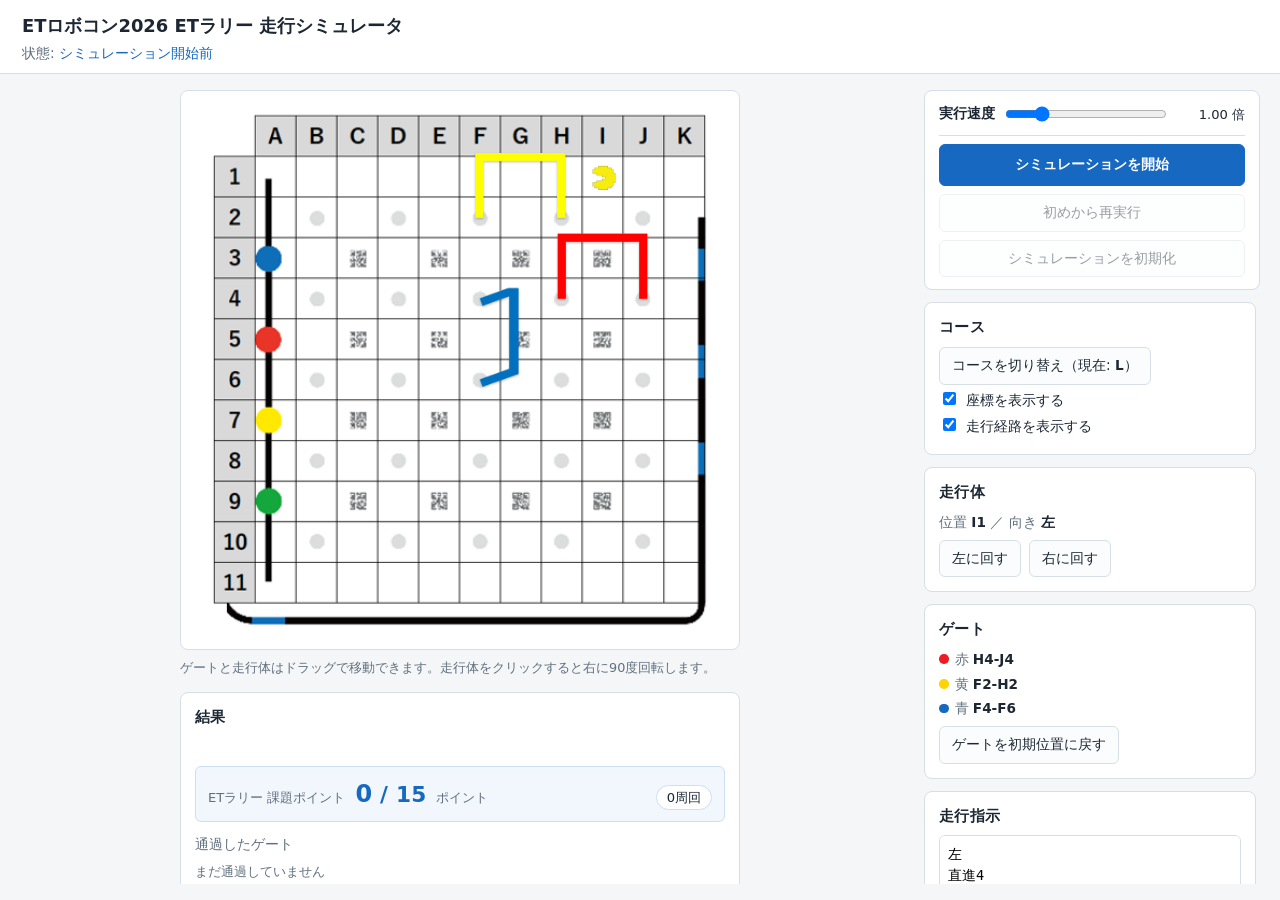
<file: index.html>
<!DOCTYPE html>
<html lang="ja">
<head>
<meta charset="UTF-8">
<meta name="viewport" content="width=device-width, initial-scale=1">
<title>ETロボコン2026 ETラリー 走行シミュレータ</title>
<link rel="stylesheet" href="style.css">
</head>
<body>

<header class="app-header">
  <h1>ETロボコン2026 ETラリー 走行シミュレータ</h1>
  <p class="phase">状態: <span id="phase-label">シミュレーション開始前</span></p>
</header>

<main class="layout">

  <!-- ================= コースと結果 ================= -->
  <section class="stage-area">
    <div id="stage">
      <img id="course-img" alt="コース">
      <div id="grid-box">
        <div id="layer-cookies" class="layer"></div>
        <div id="layer-packman" class="layer"></div>
        <div id="layer-gates" class="layer"></div>
        <div id="layer-cells" class="layer"></div>
      </div>
    </div>

    <p class="hint" id="stage-hint">
      ゲートと走行体はドラッグで移動できます。走行体をクリックすると右に90度回転します。
    </p>

    <section class="card results">
      <h2>結果</h2>
      <p id="message" class="message"></p>

      <div class="score-box">
        <span class="score-label">ETラリー 課題ポイント</span>
        <span class="score-value"><b id="score-now">0</b> / <span id="score-max">15</span></span>
        <span class="score-unit">ポイント</span>
        <span class="score-laps" id="score-laps">0周回</span>
      </div>

      <p class="readout">通過したゲート</p>
      <ol id="gate-log" class="gate-log"><li class="empty">まだ通過していません</li></ol>
    </section>
  </section>

  <!-- ================= 操作パネル ================= -->
  <aside class="panel">

    <!-- スクロールしても動かない実行速度と実行ボタン -->
    <div class="panel-actions">
      <div class="speed-row">
        <label for="speed">実行速度</label>
        <input type="range" id="speed" min="0.25" max="4" step="0.25" value="1">
        <output id="speed-label">1.00 倍</output>
      </div>
      <button type="button" id="btn-start" class="btn btn-primary">シミュレーションを開始</button>
      <div class="btn-row">
        <button type="button" id="btn-replay" class="btn" disabled>初めから再実行</button>
        <button type="button" id="btn-reset" class="btn" disabled>シミュレーションを初期化</button>
      </div>
    </div>

    <!-- ここから下だけがスクロールする設定欄 -->
    <div class="panel-scroll">

      <section class="card" data-phase-lock="pre">
        <h2>コース</h2>
        <div class="row">
          <button type="button" id="btn-course" class="btn">コースを切り替え（現在: <b id="course-label">L</b>）</button>
        </div>
        <label class="check"><input type="checkbox" id="chk-coord" checked> 座標を表示する</label>
        <label class="check"><input type="checkbox" id="chk-cookie" checked> 走行経路を表示する</label>
      </section>

      <section class="card" data-phase-lock="pre">
        <h2>走行体</h2>
        <p class="readout">位置 <b id="pac-pos">I1</b> ／ 向き <b id="pac-dir">左</b></p>
        <div class="row">
          <button type="button" id="btn-turn-left" class="btn">左に回す</button>
          <button type="button" id="btn-turn-right" class="btn">右に回す</button>
        </div>
      </section>

      <section class="card" data-phase-lock="pre">
        <h2>ゲート</h2>
        <p class="readout"><span class="chip chip-red"></span>赤 <b id="gate-red-pos">H4-J4</b></p>
        <p class="readout"><span class="chip chip-yellow"></span>黄 <b id="gate-yellow-pos">F2-H2</b></p>
        <p class="readout"><span class="chip chip-blue"></span>青 <b id="gate-blue-pos">F4-F6</b></p>
        <div class="row">
          <button type="button" id="btn-gate-init" class="btn">ゲートを初期位置に戻す</button>
        </div>
      </section>

      <section class="card" data-phase-lock="pre">
        <h2>走行指示</h2>
        <textarea id="instructions" rows="9" spellcheck="false"></textarea>
        <div class="row">
          <button type="button" id="btn-sample" class="btn">サンプルを読み込む</button>
          <button type="button" id="btn-clear" class="btn">クリア</button>
        </div>
      </section>

    </div>
  </aside>
</main>

<script src="script.js"></script>
</body>
</html>
</file>
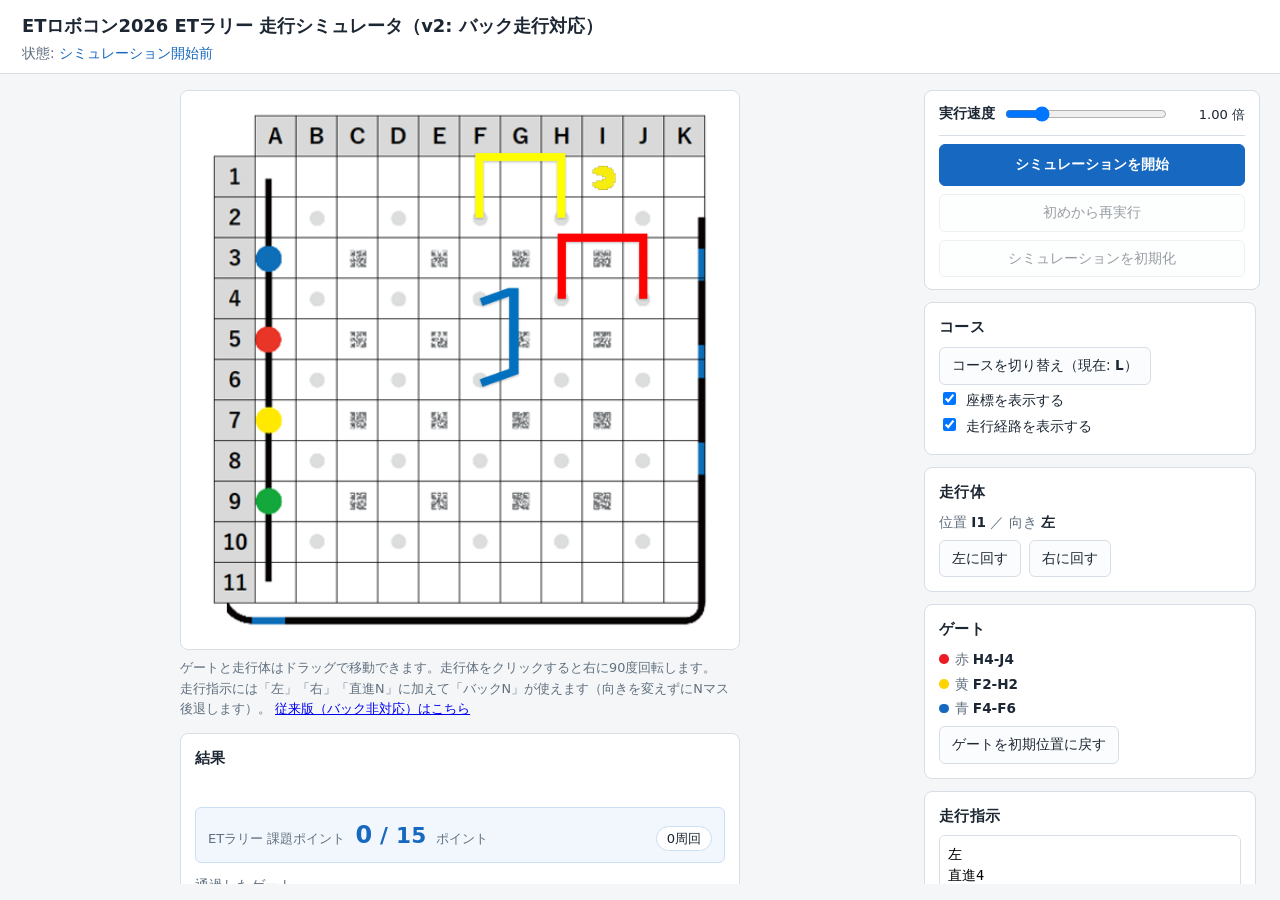
<file: v2/index.html>
<!DOCTYPE html>
<html lang="ja">
<head>
<meta charset="UTF-8">
<meta name="viewport" content="width=device-width, initial-scale=1">
<title>ETロボコン2026 ETラリー 走行シミュレータ（v2）</title>
<link rel="stylesheet" href="style.css">
</head>
<body>

<header class="app-header">
  <h1>ETロボコン2026 ETラリー 走行シミュレータ（v2: バック走行対応）</h1>
  <p class="phase">状態: <span id="phase-label">シミュレーション開始前</span></p>
</header>

<main class="layout">

  <!-- ================= コースと結果 ================= -->
  <section class="stage-area">
    <div id="stage">
      <img id="course-img" alt="コース">
      <div id="grid-box">
        <div id="layer-cookies" class="layer"></div>
        <div id="layer-packman" class="layer"></div>
        <div id="layer-gates" class="layer"></div>
        <div id="layer-cells" class="layer"></div>
      </div>
    </div>

    <p class="hint" id="stage-hint">
      ゲートと走行体はドラッグで移動できます。走行体をクリックすると右に90度回転します。<br>
      走行指示には「左」「右」「直進N」に加えて「バックN」が使えます（向きを変えずにNマス後退します）。
      <a href="../index.html">従来版（バック非対応）はこちら</a>
    </p>

    <section class="card results">
      <h2>結果</h2>
      <p id="message" class="message"></p>

      <div class="score-box">
        <span class="score-label">ETラリー 課題ポイント</span>
        <span class="score-value"><b id="score-now">0</b> / <span id="score-max">15</span></span>
        <span class="score-unit">ポイント</span>
        <span class="score-laps" id="score-laps">0周回</span>
      </div>

      <p class="readout">通過したゲート</p>
      <ol id="gate-log" class="gate-log"><li class="empty">まだ通過していません</li></ol>
    </section>
  </section>

  <!-- ================= 操作パネル ================= -->
  <aside class="panel">

    <!-- スクロールしても動かない実行速度と実行ボタン -->
    <div class="panel-actions">
      <div class="speed-row">
        <label for="speed">実行速度</label>
        <input type="range" id="speed" min="0.25" max="4" step="0.25" value="1">
        <output id="speed-label">1.00 倍</output>
      </div>
      <button type="button" id="btn-start" class="btn btn-primary">シミュレーションを開始</button>
      <div class="btn-row">
        <button type="button" id="btn-replay" class="btn" disabled>初めから再実行</button>
        <button type="button" id="btn-reset" class="btn" disabled>シミュレーションを初期化</button>
      </div>
    </div>

    <!-- ここから下だけがスクロールする設定欄 -->
    <div class="panel-scroll">

      <section class="card" data-phase-lock="pre">
        <h2>コース</h2>
        <div class="row">
          <button type="button" id="btn-course" class="btn">コースを切り替え（現在: <b id="course-label">L</b>）</button>
        </div>
        <label class="check"><input type="checkbox" id="chk-coord" checked> 座標を表示する</label>
        <label class="check"><input type="checkbox" id="chk-cookie" checked> 走行経路を表示する</label>
      </section>

      <section class="card" data-phase-lock="pre">
        <h2>走行体</h2>
        <p class="readout">位置 <b id="pac-pos">I1</b> ／ 向き <b id="pac-dir">左</b></p>
        <div class="row">
          <button type="button" id="btn-turn-left" class="btn">左に回す</button>
          <button type="button" id="btn-turn-right" class="btn">右に回す</button>
        </div>
      </section>

      <section class="card" data-phase-lock="pre">
        <h2>ゲート</h2>
        <p class="readout"><span class="chip chip-red"></span>赤 <b id="gate-red-pos">H4-J4</b></p>
        <p class="readout"><span class="chip chip-yellow"></span>黄 <b id="gate-yellow-pos">F2-H2</b></p>
        <p class="readout"><span class="chip chip-blue"></span>青 <b id="gate-blue-pos">F4-F6</b></p>
        <div class="row">
          <button type="button" id="btn-gate-init" class="btn">ゲートを初期位置に戻す</button>
        </div>
      </section>

      <section class="card" data-phase-lock="pre">
        <h2>走行指示</h2>
        <textarea id="instructions" rows="9" spellcheck="false"></textarea>
        <div class="row">
          <button type="button" id="btn-sample" class="btn">サンプルを読み込む</button>
          <button type="button" id="btn-clear" class="btn">クリア</button>
        </div>
      </section>

    </div>
  </aside>
</main>

<script src="script.js"></script>
</body>
</html>
</file>
<file: style.css>
/* ETラリー 走行シミュレータ - スタイル */

:root {
  --bg: #f4f6f8;
  --card: #ffffff;
  --ink: #1c2733;
  --muted: #61707f;
  --line: #d8dee5;
  --accent: #1668c1;
  --ok: #17794a;
  --warn: #a8480a;
  --err: #b3261e;
}

* { box-sizing: border-box; }

/* 画面全体を縦に分割し、スクロールするのは右の設定欄（と必要ならコース欄）だけにする。
   ヘッダー・コース・実行ボタンは設定欄をスクロールしても動かない。 */
html, body { height: 100%; }

body {
  margin: 0;
  display: flex;
  flex-direction: column;
  overflow: hidden;
  font-family: "Segoe UI", "Yu Gothic UI", "Hiragino Sans", Meiryo, system-ui, sans-serif;
  background: var(--bg);
  color: var(--ink);
  line-height: 1.6;
}

.app-header {
  flex: none;
  padding: 12px 22px 9px;
  background: var(--card);
  border-bottom: 1px solid var(--line);
}
.app-header h1 { margin: 0; font-size: 1.12rem; }
.app-header .phase { margin: 2px 0 0; font-size: .85rem; color: var(--muted); }
#phase-label { color: var(--accent); }

.layout {
  flex: 1 1 auto;
  min-height: 0;
  display: flex;
  gap: 20px;
  padding: 16px 20px;
  overflow: hidden;
}

/* ---------- コースと結果（左） ---------- */
.stage-area {
  /* コース・説明・結果を同じ幅に揃える。画面が低いときはコースを縮めて結果まで収める。 */
  --stage-w: clamp(300px, calc(100vh - 340px), 600px);
  flex: 1 1 560px;
  min-width: 0;
  min-height: 0;
  overflow-y: auto;
  padding-right: 4px;
}

#stage, .hint, .results {
  width: var(--stage-w);
  max-width: 100%;
  margin-left: auto;
  margin-right: auto;
}

#stage {
  position: relative;
  aspect-ratio: 1 / 1;
  overflow: hidden;
  background: #fff;
  border: 1px solid var(--line);
  border-radius: 8px;
  touch-action: none;
  user-select: none;
}

#course-img {
  position: absolute;
  pointer-events: none;
}

/* 11x11 のマス目が占める領域。オブジェクトはすべてこの中に％で配置する。 */
#grid-box { position: absolute; }

.layer { position: absolute; inset: 0; }
#layer-cells { pointer-events: none; }

.hint {
  margin-top: 8px;
  font-size: .8rem;
  color: var(--muted);
}

.results { margin-top: 10px; }

/* パックマン */
#packman {
  position: absolute;
  cursor: grab;
  transition: left .25s linear, top .25s linear, transform .25s ease-in-out;
  z-index: 2;
}
#packman.dragging { cursor: grabbing; transition: none; z-index: 9; }
#packman img { width: 100%; height: 100%; display: block; pointer-events: none; }

/* ゲート */
.gate {
  position: absolute;
  cursor: grab;
  filter: drop-shadow(0 1px 1px rgba(0,0,0,.25));
}
.gate.dragging { cursor: grabbing; opacity: .85; z-index: 9; }
.gate img { width: 100%; height: 100%; display: block; pointer-events: none; }
.locked .gate, .locked #packman { cursor: default; }

/* クッキー */
.cookie {
  position: absolute;
  display: grid;
  place-items: center;
  pointer-events: none;
}
.cookie img { width: 100%; height: 100%; display: block; }
.cookie .count {
  position: absolute;
  top: -70%;
  right: -70%;
  font-size: .58rem;
  font-weight: 700;
  color: #7a5a00;
  background: #fff5cc;
  border: 1px solid #e2c96b;
  border-radius: 999px;
  padding: 0 3px;
  line-height: 1.35;
}

/* ゲートの足を置ける位置（ドラッグ中のみ表示）。
   配置可否の判定に使う「2つの足」を、その色で強調する。 */
.slot {
  position: absolute;
  border-radius: 50%;
  background: rgba(22, 104, 193, .16);
  outline: 2px solid rgba(22, 104, 193, .38);
  transition: background .08s linear, outline-color .08s linear;
}
/* 他のゲートの足が既に置かれている位置 */
.slot.taken {
  background: rgba(110, 122, 134, .26);
  outline-color: rgba(110, 122, 134, .55);
}
/* 今ドロップした場合に足が乗る位置（配置可能） */
.slot.active {
  background: rgba(23, 121, 74, .55);
  outline: 3px solid var(--ok);
}
/* 今ドロップした場合に足が乗る位置（他のゲートと重なるため配置不可） */
.slot.invalid {
  background: rgba(179, 38, 30, .5);
  outline: 3px solid var(--err);
}

/* ---------- 操作パネル（右） ---------- */
.panel {
  flex: 0 0 336px;
  display: flex;
  flex-direction: column;
  min-height: 0;
  gap: 12px;
}

/* スクロールしても動かない実行ボタン群 */
.panel-actions {
  flex: none;
  display: flex;
  flex-direction: column;
  gap: 8px;
  background: var(--card);
  border: 1px solid var(--line);
  border-radius: 8px;
  padding: 12px 14px;
}
/* ボタン名を折り返さずに収めるため縦に並べる */
.panel-actions .btn-row { display: flex; flex-direction: column; gap: 8px; }
.panel-actions .btn { width: 100%; white-space: nowrap; }

/* ここだけがスクロールする */
.panel-scroll {
  flex: 1 1 auto;
  min-height: 0;
  overflow-y: auto;
  display: flex;
  flex-direction: column;
  gap: 12px;
  padding-right: 4px;
}

.card {
  background: var(--card);
  border: 1px solid var(--line);
  border-radius: 8px;
  padding: 12px 14px;
}
.card h2 { margin: 0 0 8px; font-size: .92rem; letter-spacing: .02em; }

.row { display: flex; gap: 8px; flex-wrap: wrap; margin: 6px 0 2px; }

.btn {
  font: inherit;
  font-size: .85rem;
  padding: 7px 12px;
  border: 1px solid var(--line);
  border-radius: 6px;
  background: #fbfcfd;
  color: var(--ink);
  cursor: pointer;
}
.btn:hover:not(:disabled) { background: #eef3f8; border-color: #b9c5d1; }
.btn:disabled { opacity: .45; cursor: not-allowed; }
.btn-primary { background: var(--accent); border-color: var(--accent); color: #fff; font-weight: 600; padding: 9px 12px; }
.btn-primary:hover:not(:disabled) { background: #12539b; border-color: #12539b; }

.check { display: block; font-size: .85rem; margin: 4px 0; cursor: pointer; }
.check input { margin-right: 6px; }

.readout { margin: 3px 0; font-size: .85rem; color: var(--muted); }
.readout b { color: var(--ink); font-variant-numeric: tabular-nums; }

.chip {
  display: inline-block;
  width: .7em; height: .7em;
  border-radius: 50%;
  margin-right: 6px;
  vertical-align: baseline;
}
.chip-red { background: #ed1c24; }
.chip-yellow { background: #ffd400; }
.chip-blue { background: #1668c1; }

textarea {
  width: 100%;
  font-family: "Consolas", "Yu Gothic UI", monospace;
  font-size: .85rem;
  line-height: 1.5;
  padding: 8px;
  border: 1px solid var(--line);
  border-radius: 6px;
  resize: vertical;
}
textarea:disabled { background: #f2f4f6; color: var(--muted); }

/* 実行速度は実行ボタンの上に固定で置く */
.speed-row {
  display: flex;
  align-items: center;
  gap: 8px;
  padding-bottom: 10px;
  border-bottom: 1px solid var(--line);
}
.speed-row label { font-size: .85rem; font-weight: 600; white-space: nowrap; }
.speed-row input[type=range] { flex: 1 1 auto; min-width: 0; }
.speed-row output { font-size: .82rem; min-width: 5.2em; text-align: right; font-variant-numeric: tabular-nums; }

.message { margin: 2px 0 8px; font-size: .85rem; min-height: 1.6em; white-space: pre-wrap; }
.message.ok { color: var(--ok); }
.message.warn { color: var(--warn); }
.message.err { color: var(--err); }

/* 獲得ポイント（現在 / 最大の分数表示） */
.score-box {
  display: flex;
  align-items: baseline;
  flex-wrap: wrap;
  gap: 4px 10px;
  margin: 4px 0 12px;
  padding: 8px 12px;
  background: #f2f7fd;
  border: 1px solid #cddff2;
  border-radius: 6px;
}
.score-label { font-size: .82rem; color: var(--muted); }
.score-value {
  font-size: 1.35rem;
  font-weight: 700;
  color: var(--accent);
  font-variant-numeric: tabular-nums;
  letter-spacing: .01em;
}
.score-value b { font-size: 1.5rem; }
.score-unit { font-size: .82rem; color: var(--muted); }
.score-laps {
  margin-left: auto;
  font-size: .82rem;
  color: var(--ink);
  background: #fff;
  border: 1px solid #cddff2;
  border-radius: 999px;
  padding: 1px 10px;
}
/* 最大ポイントに到達したら緑で示す */
.score-box.full { background: #f0f9f4; border-color: #b7ddc6; }
.score-box.full .score-value { color: var(--ok); }
.score-box.full .score-laps { border-color: #b7ddc6; }

/* 通過ゲートはコース下に横並びで表示する */
.gate-log {
  list-style: none;
  counter-reset: gl;
  margin: 4px 0 0;
  padding: 0;
  display: flex;
  flex-wrap: wrap;
  gap: 6px;
}
.gate-log li {
  counter-increment: gl;
  display: inline-flex;
  align-items: center;
  gap: 5px;
  font-size: .8rem;
  padding: 2px 10px;
  border: 1px solid;
  border-radius: 999px;
}
.gate-log li::before {
  content: counter(gl) ".";
  opacity: .6;
  font-variant-numeric: tabular-nums;
}
.gate-log .g-red { color: #c1121a; border-color: #f0b6b8; background: #fdf1f1; }
.gate-log .g-yellow { color: #8a7000; border-color: #e6d48a; background: #fdfaeb; }
.gate-log .g-blue { color: #1668c1; border-color: #b3cdea; background: #f0f5fc; }
.gate-log .empty { border: none; background: none; color: var(--muted); padding-left: 0; }
.gate-log .empty::before { content: none; }

/* ---------- 画面が狭い場合は通常の縦積みに戻す ---------- */
@media (max-width: 900px) {
  html, body { height: auto; }
  body { overflow: auto; }
  .layout { flex-wrap: wrap; overflow: visible; }
  .stage-area { --stage-w: 600px; flex: 1 1 100%; overflow: visible; }
  .panel { flex: 1 1 100%; }
  .panel-scroll { overflow: visible; }
}
</file>
<file: v2/style.css>
/* ETラリー 走行シミュレータ - スタイル */

:root {
  --bg: #f4f6f8;
  --card: #ffffff;
  --ink: #1c2733;
  --muted: #61707f;
  --line: #d8dee5;
  --accent: #1668c1;
  --ok: #17794a;
  --warn: #a8480a;
  --err: #b3261e;
}

* { box-sizing: border-box; }

/* 画面全体を縦に分割し、スクロールするのは右の設定欄（と必要ならコース欄）だけにする。
   ヘッダー・コース・実行ボタンは設定欄をスクロールしても動かない。 */
html, body { height: 100%; }

body {
  margin: 0;
  display: flex;
  flex-direction: column;
  overflow: hidden;
  font-family: "Segoe UI", "Yu Gothic UI", "Hiragino Sans", Meiryo, system-ui, sans-serif;
  background: var(--bg);
  color: var(--ink);
  line-height: 1.6;
}

.app-header {
  flex: none;
  padding: 12px 22px 9px;
  background: var(--card);
  border-bottom: 1px solid var(--line);
}
.app-header h1 { margin: 0; font-size: 1.12rem; }
.app-header .phase { margin: 2px 0 0; font-size: .85rem; color: var(--muted); }
#phase-label { color: var(--accent); }

.layout {
  flex: 1 1 auto;
  min-height: 0;
  display: flex;
  gap: 20px;
  padding: 16px 20px;
  overflow: hidden;
}

/* ---------- コースと結果（左） ---------- */
.stage-area {
  /* コース・説明・結果を同じ幅に揃える。画面が低いときはコースを縮めて結果まで収める。 */
  --stage-w: clamp(300px, calc(100vh - 340px), 600px);
  flex: 1 1 560px;
  min-width: 0;
  min-height: 0;
  overflow-y: auto;
  padding-right: 4px;
}

#stage, .hint, .results {
  width: var(--stage-w);
  max-width: 100%;
  margin-left: auto;
  margin-right: auto;
}

#stage {
  position: relative;
  aspect-ratio: 1 / 1;
  overflow: hidden;
  background: #fff;
  border: 1px solid var(--line);
  border-radius: 8px;
  touch-action: none;
  user-select: none;
}

#course-img {
  position: absolute;
  pointer-events: none;
}

/* 11x11 のマス目が占める領域。オブジェクトはすべてこの中に％で配置する。 */
#grid-box { position: absolute; }

.layer { position: absolute; inset: 0; }
#layer-cells { pointer-events: none; }

.hint {
  margin-top: 8px;
  font-size: .8rem;
  color: var(--muted);
}

.results { margin-top: 10px; }

/* パックマン */
#packman {
  position: absolute;
  cursor: grab;
  transition: left .25s linear, top .25s linear, transform .25s ease-in-out;
  z-index: 2;
}
#packman.dragging { cursor: grabbing; transition: none; z-index: 9; }
#packman img { width: 100%; height: 100%; display: block; pointer-events: none; }

/* ゲート */
.gate {
  position: absolute;
  cursor: grab;
  filter: drop-shadow(0 1px 1px rgba(0,0,0,.25));
}
.gate.dragging { cursor: grabbing; opacity: .85; z-index: 9; }
.gate img { width: 100%; height: 100%; display: block; pointer-events: none; }
.locked .gate, .locked #packman { cursor: default; }

/* クッキー */
.cookie {
  position: absolute;
  display: grid;
  place-items: center;
  pointer-events: none;
}
.cookie img { width: 100%; height: 100%; display: block; }
.cookie .count {
  position: absolute;
  top: -70%;
  right: -70%;
  font-size: .58rem;
  font-weight: 700;
  color: #7a5a00;
  background: #fff5cc;
  border: 1px solid #e2c96b;
  border-radius: 999px;
  padding: 0 3px;
  line-height: 1.35;
}

/* ゲートの足を置ける位置（ドラッグ中のみ表示）。
   配置可否の判定に使う「2つの足」を、その色で強調する。 */
.slot {
  position: absolute;
  border-radius: 50%;
  background: rgba(22, 104, 193, .16);
  outline: 2px solid rgba(22, 104, 193, .38);
  transition: background .08s linear, outline-color .08s linear;
}
/* 他のゲートの足が既に置かれている位置 */
.slot.taken {
  background: rgba(110, 122, 134, .26);
  outline-color: rgba(110, 122, 134, .55);
}
/* 今ドロップした場合に足が乗る位置（配置可能） */
.slot.active {
  background: rgba(23, 121, 74, .55);
  outline: 3px solid var(--ok);
}
/* 今ドロップした場合に足が乗る位置（他のゲートと重なるため配置不可） */
.slot.invalid {
  background: rgba(179, 38, 30, .5);
  outline: 3px solid var(--err);
}

/* ---------- 操作パネル（右） ---------- */
.panel {
  flex: 0 0 336px;
  display: flex;
  flex-direction: column;
  min-height: 0;
  gap: 12px;
}

/* スクロールしても動かない実行ボタン群 */
.panel-actions {
  flex: none;
  display: flex;
  flex-direction: column;
  gap: 8px;
  background: var(--card);
  border: 1px solid var(--line);
  border-radius: 8px;
  padding: 12px 14px;
}
/* ボタン名を折り返さずに収めるため縦に並べる */
.panel-actions .btn-row { display: flex; flex-direction: column; gap: 8px; }
.panel-actions .btn { width: 100%; white-space: nowrap; }

/* ここだけがスクロールする */
.panel-scroll {
  flex: 1 1 auto;
  min-height: 0;
  overflow-y: auto;
  display: flex;
  flex-direction: column;
  gap: 12px;
  padding-right: 4px;
}

.card {
  background: var(--card);
  border: 1px solid var(--line);
  border-radius: 8px;
  padding: 12px 14px;
}
.card h2 { margin: 0 0 8px; font-size: .92rem; letter-spacing: .02em; }

.row { display: flex; gap: 8px; flex-wrap: wrap; margin: 6px 0 2px; }

.btn {
  font: inherit;
  font-size: .85rem;
  padding: 7px 12px;
  border: 1px solid var(--line);
  border-radius: 6px;
  background: #fbfcfd;
  color: var(--ink);
  cursor: pointer;
}
.btn:hover:not(:disabled) { background: #eef3f8; border-color: #b9c5d1; }
.btn:disabled { opacity: .45; cursor: not-allowed; }
.btn-primary { background: var(--accent); border-color: var(--accent); color: #fff; font-weight: 600; padding: 9px 12px; }
.btn-primary:hover:not(:disabled) { background: #12539b; border-color: #12539b; }

.check { display: block; font-size: .85rem; margin: 4px 0; cursor: pointer; }
.check input { margin-right: 6px; }

.readout { margin: 3px 0; font-size: .85rem; color: var(--muted); }
.readout b { color: var(--ink); font-variant-numeric: tabular-nums; }

.chip {
  display: inline-block;
  width: .7em; height: .7em;
  border-radius: 50%;
  margin-right: 6px;
  vertical-align: baseline;
}
.chip-red { background: #ed1c24; }
.chip-yellow { background: #ffd400; }
.chip-blue { background: #1668c1; }

textarea {
  width: 100%;
  font-family: "Consolas", "Yu Gothic UI", monospace;
  font-size: .85rem;
  line-height: 1.5;
  padding: 8px;
  border: 1px solid var(--line);
  border-radius: 6px;
  resize: vertical;
}
textarea:disabled { background: #f2f4f6; color: var(--muted); }

/* 実行速度は実行ボタンの上に固定で置く */
.speed-row {
  display: flex;
  align-items: center;
  gap: 8px;
  padding-bottom: 10px;
  border-bottom: 1px solid var(--line);
}
.speed-row label { font-size: .85rem; font-weight: 600; white-space: nowrap; }
.speed-row input[type=range] { flex: 1 1 auto; min-width: 0; }
.speed-row output { font-size: .82rem; min-width: 5.2em; text-align: right; font-variant-numeric: tabular-nums; }

.message { margin: 2px 0 8px; font-size: .85rem; min-height: 1.6em; white-space: pre-wrap; }
.message.ok { color: var(--ok); }
.message.warn { color: var(--warn); }
.message.err { color: var(--err); }

/* 獲得ポイント（現在 / 最大の分数表示） */
.score-box {
  display: flex;
  align-items: baseline;
  flex-wrap: wrap;
  gap: 4px 10px;
  margin: 4px 0 12px;
  padding: 8px 12px;
  background: #f2f7fd;
  border: 1px solid #cddff2;
  border-radius: 6px;
}
.score-label { font-size: .82rem; color: var(--muted); }
.score-value {
  font-size: 1.35rem;
  font-weight: 700;
  color: var(--accent);
  font-variant-numeric: tabular-nums;
  letter-spacing: .01em;
}
.score-value b { font-size: 1.5rem; }
.score-unit { font-size: .82rem; color: var(--muted); }
.score-laps {
  margin-left: auto;
  font-size: .82rem;
  color: var(--ink);
  background: #fff;
  border: 1px solid #cddff2;
  border-radius: 999px;
  padding: 1px 10px;
}
/* 最大ポイントに到達したら緑で示す */
.score-box.full { background: #f0f9f4; border-color: #b7ddc6; }
.score-box.full .score-value { color: var(--ok); }
.score-box.full .score-laps { border-color: #b7ddc6; }

/* 通過ゲートはコース下に横並びで表示する */
.gate-log {
  list-style: none;
  counter-reset: gl;
  margin: 4px 0 0;
  padding: 0;
  display: flex;
  flex-wrap: wrap;
  gap: 6px;
}
.gate-log li {
  counter-increment: gl;
  display: inline-flex;
  align-items: center;
  gap: 5px;
  font-size: .8rem;
  padding: 2px 10px;
  border: 1px solid;
  border-radius: 999px;
}
.gate-log li::before {
  content: counter(gl) ".";
  opacity: .6;
  font-variant-numeric: tabular-nums;
}
.gate-log .g-red { color: #c1121a; border-color: #f0b6b8; background: #fdf1f1; }
.gate-log .g-yellow { color: #8a7000; border-color: #e6d48a; background: #fdfaeb; }
.gate-log .g-blue { color: #1668c1; border-color: #b3cdea; background: #f0f5fc; }
.gate-log .empty { border: none; background: none; color: var(--muted); padding-left: 0; }
.gate-log .empty::before { content: none; }

/* ---------- 画面が狭い場合は通常の縦積みに戻す ---------- */
@media (max-width: 900px) {
  html, body { height: auto; }
  body { overflow: auto; }
  .layout { flex-wrap: wrap; overflow: visible; }
  .stage-area { --stage-w: 600px; flex: 1 1 100%; overflow: visible; }
  .panel { flex: 1 1 100%; }
  .panel-scroll { overflow: visible; }
}
</file>
